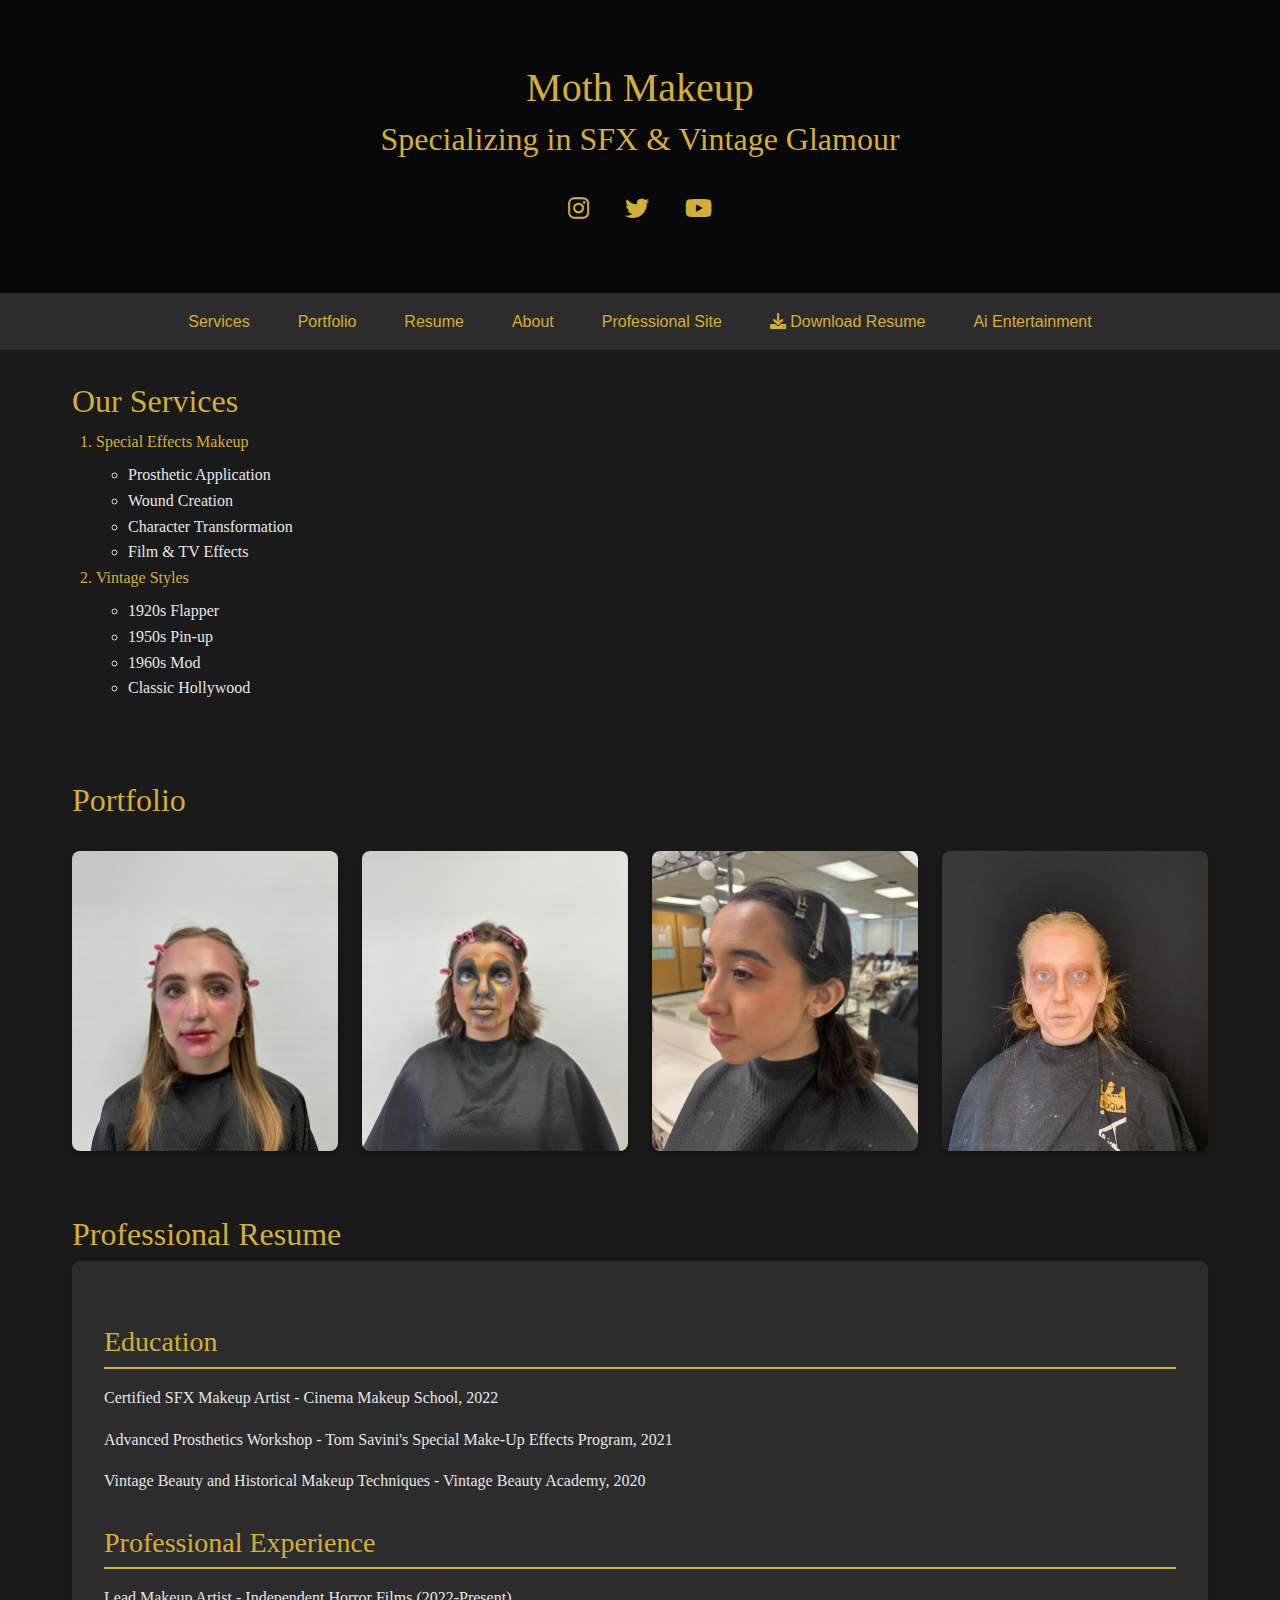
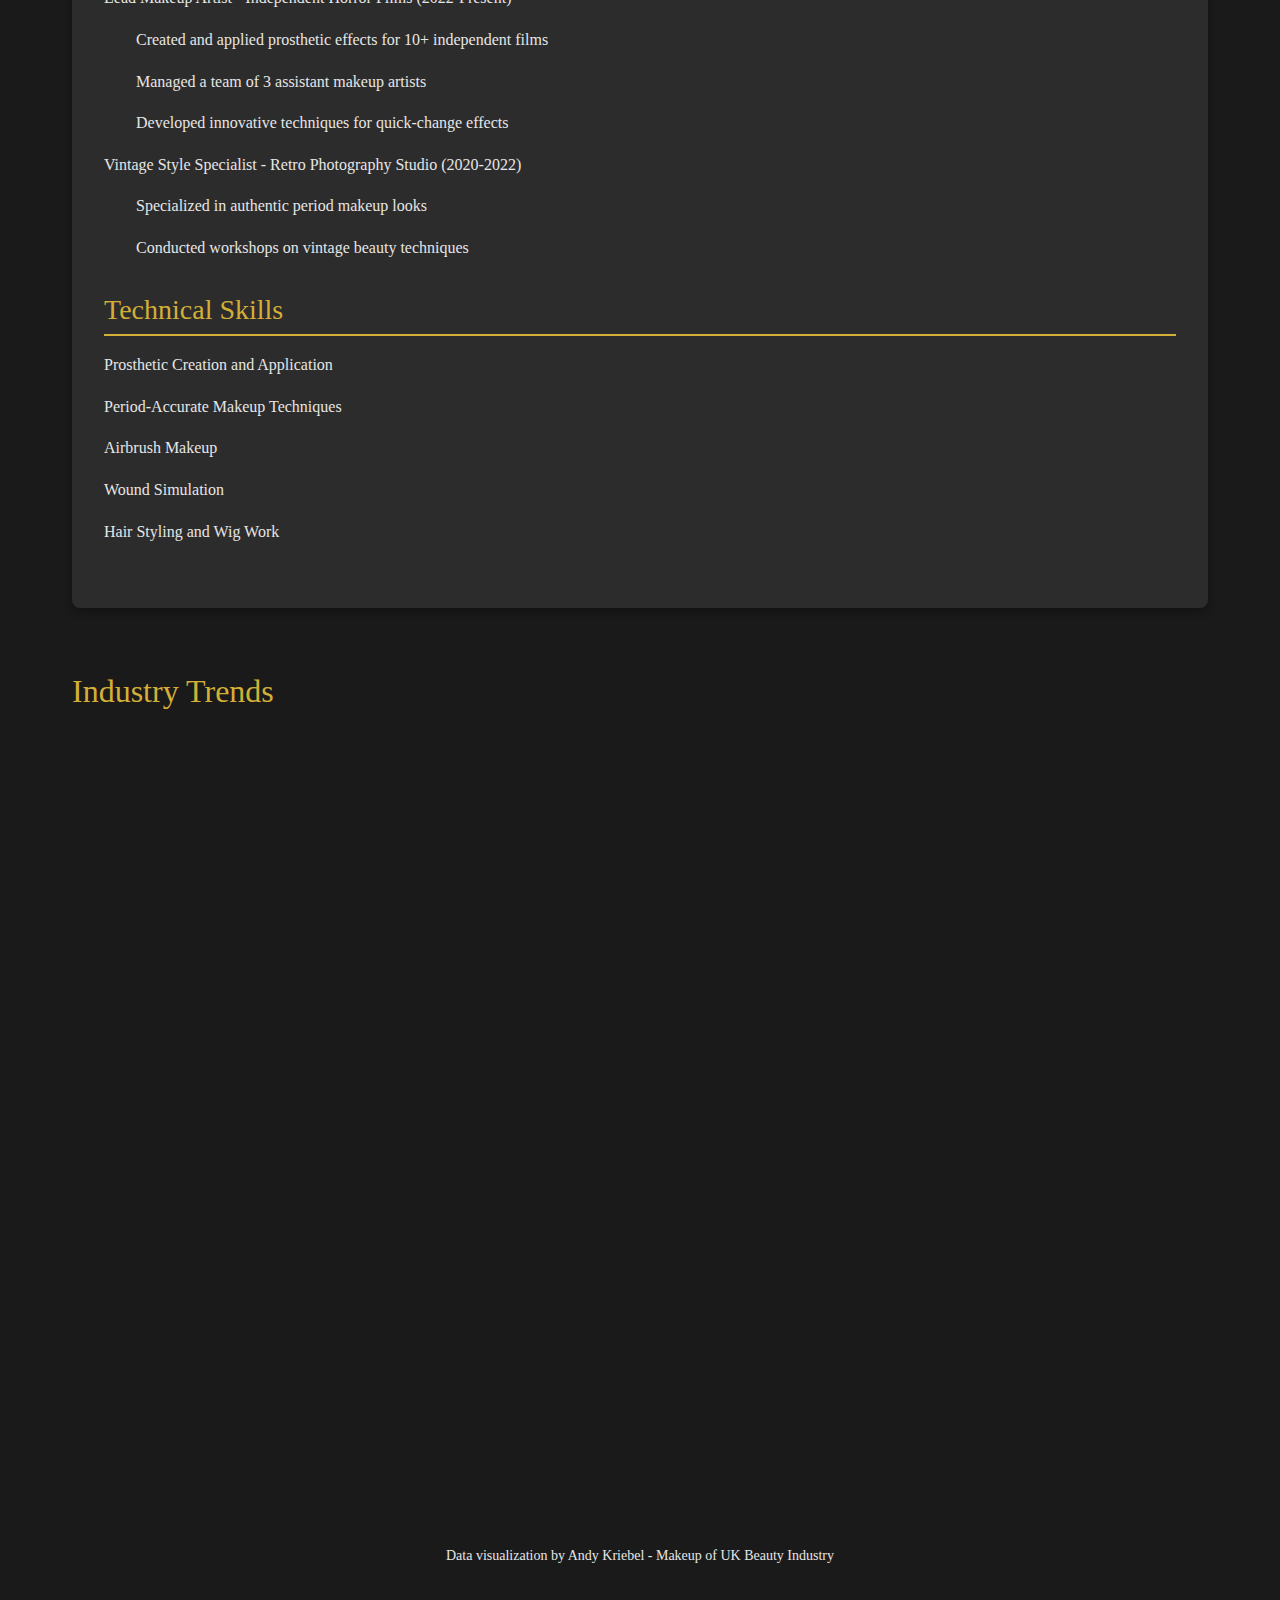
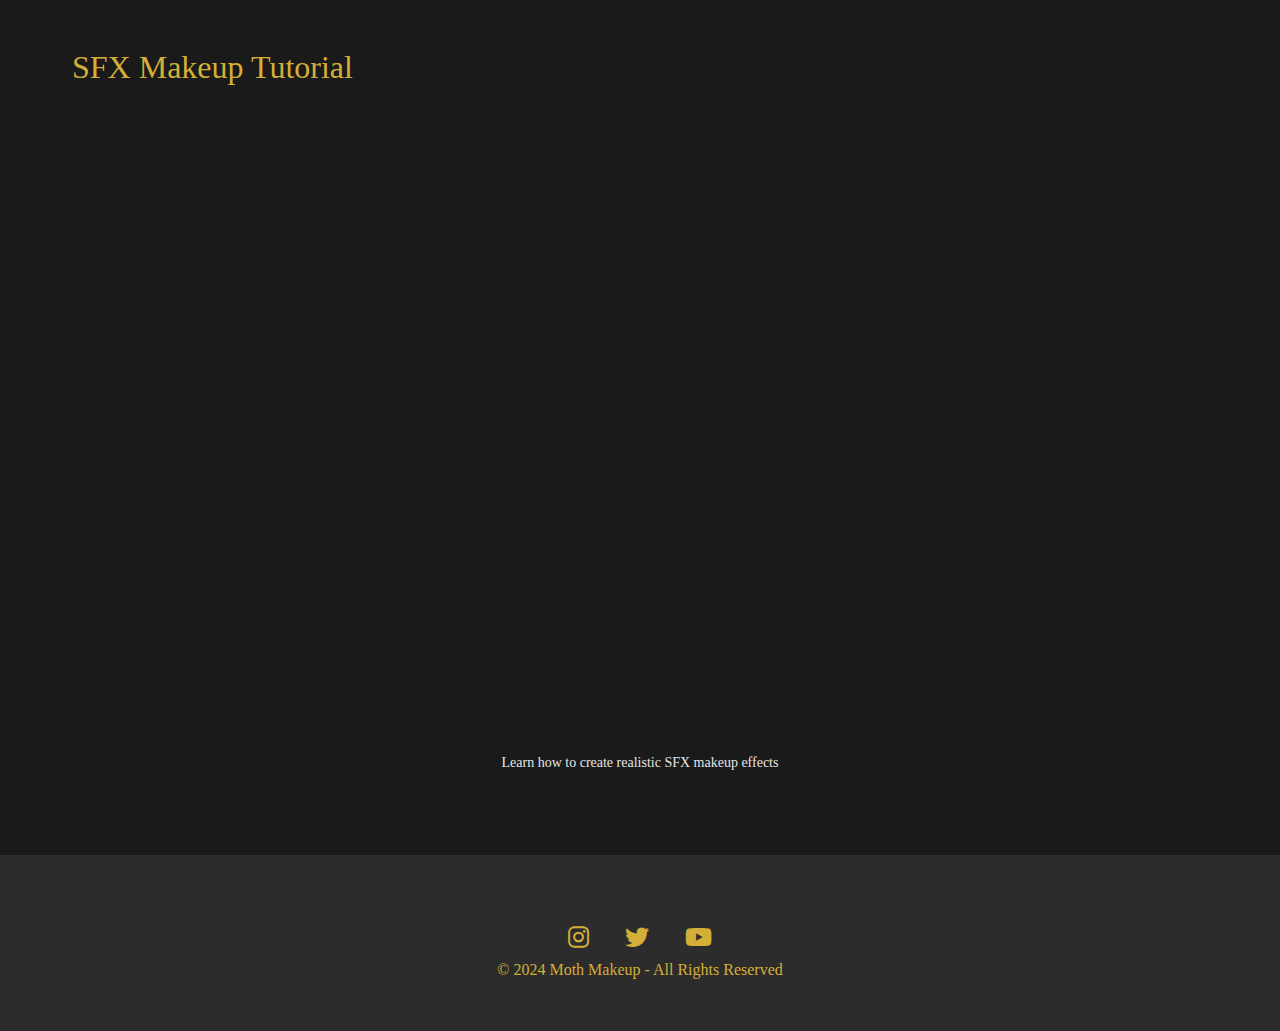
<file: index.html>
<!DOCTYPE html>
<html lang="en">
<head>
    <meta charset="UTF-8">
    <meta name="viewport" content="width=device-width, initial-scale=1.0">
    <meta name="description" content="Professional SFX & Vintage Makeup Artistry by Sarah Moth - Specializing in special effects and period-accurate makeup techniques">
    <meta name="keywords" content="SFX makeup, vintage makeup, special effects, prosthetics, makeup artist">
    <title>Moth Makeup - SFX & Vintage Makeup Artistry</title>
    
    <!-- Preload critical CSS -->
    <link rel="preload" href="https://cdn.jsdelivr.net/npm/bootstrap@5.3.0/dist/css/bootstrap.min.css" as="style">
    <link rel="preload" href="moth_style.css" as="style">
    
    <!-- CSS -->
    <link href="https://cdn.jsdelivr.net/npm/bootstrap@5.3.0/dist/css/bootstrap.min.css" rel="stylesheet">
    <link rel="stylesheet" href="moth_style.css">
    <!-- Load Font Awesome asynchronously -->
    <link rel="preload" href="https://cdnjs.cloudflare.com/ajax/libs/font-awesome/6.0.0/css/all.min.css" as="style" onload="this.onload=null;this.rel='stylesheet'">
    <noscript><link rel="stylesheet" href="https://cdnjs.cloudflare.com/ajax/libs/font-awesome/6.0.0/css/all.min.css"></noscript>
</head>
<body>
    <div class="header">
        <h1>Moth Makeup</h1>
        <h2>Specializing in SFX & Vintage Glamour</h2>
        <div class="social-links">
            <a href="https://www.instagram.com/mothmakeups" target="_blank" rel="noopener noreferrer" aria-label="Instagram"><i class="fab fa-instagram"></i></a>
            <a href="https://x.com/mothmakeups" target="_blank" rel="noopener noreferrer" aria-label="Twitter"><i class="fab fa-twitter"></i></a>
            <a href="https://www.youtube.com/@MothMakeups" target="_blank" rel="noopener noreferrer" aria-label="YouTube"><i class="fab fa-youtube"></i></a>
        </div>
    </div>

    <nav class="navbar navbar-expand-lg navigation sticky-top">
        <div class="container-fluid">
            <button class="navbar-toggler" type="button" data-bs-toggle="collapse" data-bs-target="#navbarNav" aria-label="Toggle navigation">
                <span class="navbar-toggler-icon"></span>
            </button>
            <div class="collapse navbar-collapse" id="navbarNav">
                <ul class="navbar-nav mx-auto">
                    <li class="nav-item"><a class="nav-link" href="#services">Services</a></li>
                    <li class="nav-item"><a class="nav-link" href="#portfolio">Portfolio</a></li>
                    <li class="nav-item"><a class="nav-link" href="#resume">Resume</a></li>
                    <li class="nav-item"><a class="nav-link" href="#visualization">About</a></li>
                    <li class="nav-item"><a class="nav-link" href="index.html">Professional Site</a></li>
                    <li class="nav-item"><a class="nav-link" href="Resume_ Juliana Raia.pdf" target="_blank" download><i class="fas fa-download"></i> Download Resume</a></li>
                    <li class="nav-item"><a class="nav-link" href="ai_entertainment.html" target="_blank"></i>Ai Entertainment</a></li>

                </ul>
            </div>
        </div>
    </nav>

    <main class="main-content container">
        <section id="services" class="row">
            <div class="col-12">
                <h2>Our Services</h2>
                <ol class="services-list">
                    <li>Special Effects Makeup
                        <ul>
                            <li>Prosthetic Application</li>
                            <li>Wound Creation</li>
                            <li>Character Transformation</li>
                            <li>Film & TV Effects</li>
                        </ul>
                    </li>
                    <li>Vintage Styles
                        <ul>
                            <li>1920s Flapper</li>
                            <li>1950s Pin-up</li>
                            <li>1960s Mod</li>
                            <li>Classic Hollywood</li>
                        </ul>
                    </li>
                </ol>
            </div>
        </section>

        <section id="portfolio" class="row">
            <div class="col-12">
                <h2>Portfolio</h2>
                <div class="portfolio-grid">
                    <img src="./image.jpeg" 
                         srcset="./image.jpeg?auto=format&q=80&w=400 400w,
                                 ./image.jpeg?auto=format&q=80&w=800 800w"
                         sizes="(max-width: 600px) 400px, 800px"
                         alt="Halloween SFX Makeup" 
                         class="img-fluid"
                         loading="lazy">
                    <img src="./image1.jpeg" alt="Vintage Glamour Look" 
                         srcset="./image1.jpeg?auto=format&q=80&w=400 400w,
                                 ./image1.jpeg?auto=format&q=80&w=800 800w"
                         sizes="(max-width: 600px) 400px, 800px"
                         class="img-fluid"
                         loading="lazy">
                    <img src="./image2.jpeg" alt="Gothic SFX Creation"
                         srcset="./image2.jpeg?auto=format&q=80&w=400 400w,
                                 ./image2.jpeg?auto=format&q=80&w=800 800w"
                         sizes="(max-width: 600px) 400px, 800px"
                         class="img-fluid"
                         loading="lazy">
                    <img src="./image3.jpeg" alt="Classic Hollywood Style"
                         srcset="./image3.jpeg?auto=format&q=80&w=400 400w,
                                 ./image3.jpeg?auto=format&q=80&w=800 800w"
                         sizes="(max-width: 600px) 400px, 800px"
                         class="img-fluid"
                         loading="lazy">
                </div>
            </div>
        </section>

        <section id="resume" class="row">
            <div class="col-12">
                <h2>Professional Resume</h2>
                <div class="resume-content">
                    <div class="education">
                        <h3>Education</h3>
                        <ul>
                            <li>Certified SFX Makeup Artist - Cinema Makeup School, 2022</li>
                            <li>Advanced Prosthetics Workshop - Tom Savini's Special Make-Up Effects Program, 2021</li>
                            <li>Vintage Beauty and Historical Makeup Techniques - Vintage Beauty Academy, 2020</li>
                        </ul>
                    </div>
                    <div class="experience">
                        <h3>Professional Experience</h3>
                        <ul>
                            <li>Lead Makeup Artist - Independent Horror Films (2022-Present)
                                <ul>
                                    <li>Created and applied prosthetic effects for 10+ independent films</li>
                                    <li>Managed a team of 3 assistant makeup artists</li>
                                    <li>Developed innovative techniques for quick-change effects</li>
                                </ul>
                            </li>
                            <li>Vintage Style Specialist - Retro Photography Studio (2020-2022)
                                <ul>
                                    <li>Specialized in authentic period makeup looks</li>
                                    <li>Conducted workshops on vintage beauty techniques</li>
                                </ul>
                            </li>
                        </ul>
                    </div>
                    <div class="skills">
                        <h3>Technical Skills</h3>
                        <ul>
                            <li>Prosthetic Creation and Application</li>
                            <li>Period-Accurate Makeup Techniques</li>
                            <li>Airbrush Makeup</li>
                            <li>Wound Simulation</li>
                            <li>Hair Styling and Wig Work</li>
                        </ul>
                    </div>
                </div>
            </div>
        </section>

        <section id="visualization" class="row">
            <div class="col-12">
                <h2>Industry Trends</h2>
                <div class='tableauPlaceholder'>
                    <iframe src="https://public.tableau.com/views/MakeupofUKBeauty/Makeup?:language=en-US&:display_count=n&:origin=viz_share_link&:showVizHome=no&:embed=true"
                        width="100%" 
                        height="800" 
                        frameborder="0" 
                        loading="lazy"
                        title="Makeup Industry Trends"
                        allowfullscreen="true">
                    </iframe>
                </div>
                <p class="text-center mt-3">
                    <small>Data visualization by Andy Kriebel - Makeup of UK Beauty Industry</small>
                </p>
            </div>
        </section>

        <section id="demo" class="row">
            <div class="col-12">
                <h2>SFX Makeup Tutorial</h2>
                <div class="video-container">
                    <iframe 
                        width="560" 
                        height="315" 
                        src="https://www.youtube.com/embed/faP8dp7XQIQ" 
                        title="Professional SFX Makeup Tutorial"
                        loading="lazy"
                        frameborder="0" 
                        allow="accelerometer; autoplay; clipboard-write; encrypted-media; gyroscope; picture-in-picture" 
                        allowfullscreen>
                    </iframe>
                </div>
                <p class="text-center mt-3">
                    <small>Learn how to create realistic SFX makeup effects</small>
                </p>
            </div>
        </section>
    </main>

    <footer class="text-center">
        <div class="social-links">
            <a href="https://www.instagram.com/mothmakeups" target="_blank" rel="noopener noreferrer" aria-label="Instagram"><i class="fab fa-instagram"></i></a>
            <a href="https://x.com/mothmakeups" target="_blank" rel="noopener noreferrer" aria-label="Twitter"><i class="fab fa-twitter"></i></a>
            <a href="https://www.youtube.com/@MothMakeups" target="_blank" rel="noopener noreferrer" aria-label="YouTube"><i class="fab fa-youtube"></i></a>
        </div>
        <p>© 2024 Moth Makeup - All Rights Reserved</p>
    </footer>

    <!-- Defer non-critical JavaScript -->
    <script src="https://cdn.jsdelivr.net/npm/bootstrap@5.3.0/dist/js/bootstrap.bundle.min.js" defer></script>
</body>
</html>
</file>
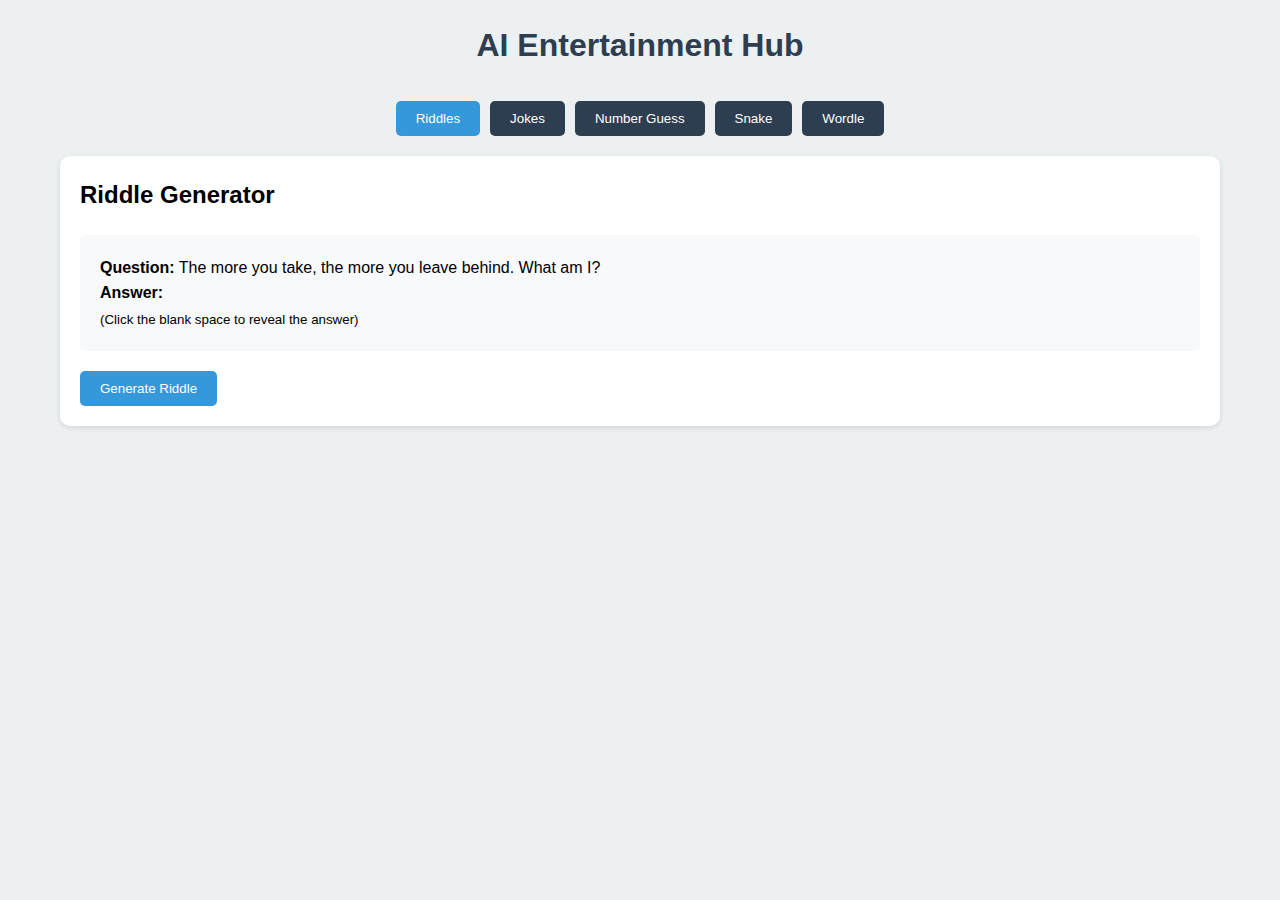
<file: ai_entertainment.html>
<!DOCTYPE html>
<html lang="en">
<head>
    <meta charset="UTF-8">
    <meta name="viewport" content="width=device-width, initial-scale=1.0">
    <title>AI Entertainment Hub</title>
    <style>
        :root {
            --primary-color: #2c3e50;
            --secondary-color: #3498db;
            --accent-color: #e74c3c;
            --background-color: #ecf0f1;
        }

        * {
            box-sizing: border-box;
            margin: 0;
            padding: 0;
        }

        body {
            font-family: 'Segoe UI', Tahoma, Geneva, Verdana, sans-serif;
            background-color: var(--background-color);
            line-height: 1.6;
        }

        .container {
            max-width: 1200px;
            margin: 0 auto;
            padding: 20px;
        }

        .header {
            text-align: center;
            margin-bottom: 30px;
            color: var(--primary-color);
        }

        .tabs {
            display: flex;
            justify-content: center;
            margin-bottom: 20px;
        }

        .tab-button {
            padding: 10px 20px;
            margin: 0 5px;
            border: none;
            background-color: var(--primary-color);
            color: white;
            cursor: pointer;
            border-radius: 5px;
            transition: background-color 0.3s;
        }

        .tab-button:hover {
            background-color: var(--secondary-color);
        }

        .tab-button.active {
            background-color: var(--secondary-color);
        }

        .content-section {
            display: none;
            background-color: white;
            padding: 20px;
            border-radius: 10px;
            box-shadow: 0 2px 5px rgba(0, 0, 0, 0.1);
        }

        .content-section.active {
            display: block;
        }

        /* Riddle and Joke Styles */
        .output-box {
            margin: 20px 0;
            padding: 20px;
            background-color: #f8f9fa;
            border-radius: 5px;
            min-height: 100px;
        }

        .button-primary {
            padding: 10px 20px;
            background-color: var(--secondary-color);
            color: white;
            border: none;
            border-radius: 5px;
            cursor: pointer;
            transition: background-color 0.3s;
        }

        .button-primary:hover {
            background-color: #2980b9;
        }

        /* Number Guessing Game Styles */
        .guess-input {
            padding: 10px;
            margin: 10px 0;
            width: 100%;
            max-width: 200px;
        }

        /* Snake Game Styles */
        #gameCanvas {
            border: 2px solid var(--primary-color);
            background-color: #fff;
        }

        /* Wordle Styles */
        .wordle-grid {
            display: grid;
            grid-template-columns: repeat(5, 1fr);
            gap: 5px;
            max-width: 350px;
            margin: 20px auto;
        }

        .wordle-cell {
            aspect-ratio: 1;
            border: 2px solid #ccc;
            display: flex;
            align-items: center;
            justify-content: center;
            font-size: 1.5rem;
            text-transform: uppercase;
        }

        .keyboard {
            display: grid;
            grid-template-columns: repeat(10, 1fr);
            gap: 5px;
            max-width: 500px;
            margin: 20px auto;
        }

        .key {
            padding: 10px;
            background-color: #d3d6da;
            border: none;
            border-radius: 4px;
            cursor: pointer;
        }

        .correct {
            background-color: #6aaa64;
            color: white;
        }

        .present {
            background-color: #c9b458;
            color: white;
        }

        .absent {
            background-color: #787c7e;
            color: white;
        }
    </style>
</head>
<body>
    <div class="container">
        <div class="header">
            <h1>AI Entertainment Hub</h1>
        </div>

        <div class="tabs">
            <button class="tab-button active" data-tab="riddles">Riddles</button>
            <button class="tab-button" data-tab="jokes">Jokes</button>
            <button class="tab-button" data-tab="number-guess">Number Guess</button>
            <button class="tab-button" data-tab="snake">Snake</button>
            <button class="tab-button" data-tab="wordle">Wordle</button>
        </div>

        <!-- Riddles Section -->
        <div id="riddles" class="content-section active">
            <h2>Riddle Generator</h2>
            <div class="output-box" id="riddle-output"></div>
            <button class="button-primary" onclick="generateRiddle()">Generate Riddle</button>
        </div>

        <!-- Jokes Section -->
        <div id="jokes" class="content-section">
            <h2>Joke Generator</h2>
            <div class="output-box" id="joke-output"></div>
            <button class="button-primary" onclick="generateJoke()">Generate Joke</button>
        </div>

        <!-- Number Guessing Game Section -->
        <div id="number-guess" class="content-section">
            <h2>Number Guessing Game</h2>
            <p>Guess a number between 1 and 100:</p>
            <input type="number" class="guess-input" id="guess-input">
            <button class="button-primary" onclick="checkGuess()">Submit Guess</button>
            <div class="output-box" id="guess-output"></div>
        </div>

        <!-- Snake Game Section -->
        <div id="snake" class="content-section">
            <h2>Snake Game</h2>
            <canvas id="gameCanvas" width="400" height="400"></canvas>
            <button class="button-primary" onclick="startSnakeGame()">Start Game</button>
        </div>

        <!-- Wordle Section -->
        <div id="wordle" class="content-section">
            <h2>Wordle Clone</h2>
            <div class="wordle-grid" id="wordle-grid"></div>
            <div class="keyboard" id="keyboard"></div>
        </div>
    </div>

    <script>
        // Tab Switching Logic
        document.querySelectorAll('.tab-button').forEach(button => {
            button.addEventListener('click', () => {
                document.querySelectorAll('.tab-button').forEach(btn => btn.classList.remove('active'));
                document.querySelectorAll('.content-section').forEach(section => section.classList.remove('active'));
                
                button.classList.add('active');
                document.getElementById(button.dataset.tab).classList.add('active');

                if (button.dataset.tab === 'snake') {
                    startSnakeGame();
                }
            });
        });

        // Riddle Generator
        const riddles = [
            { question: "I speak without a mouth and hear without ears. I have no body, but I come alive with wind. What am I?", answer: "An echo" },
            { question: "What has keys, but no locks; space, but no room; and you can enter, but not go in?", answer: "A keyboard" },
            { question: "The more you take, the more you leave behind. What am I?", answer: "Footsteps" },
            { question: "What has a head and a tail that will never meet?", answer: "A coin" },
            { question: "What has cities, but no houses; forests, but no trees; and rivers, but no water?", answer: "A map" }
        ];

        function generateRiddle() {
            const riddle = riddles[Math.floor(Math.random() * riddles.length)];
            const output = document.getElementById('riddle-output');
            output.innerHTML = `
                <p><strong>Question:</strong> ${riddle.question}</p>
                <p><strong>Answer:</strong> <span style="color: transparent" onclick="this.style.color='inherit'">${riddle.answer}</span></p>
                <small>(Click the blank space to reveal the answer)</small>
            `;
        }

        // Joke Generator
        const jokes = [
            { setup: "Why don't programmers like nature?", punchline: "It has too many bugs!" },
            { setup: "What do you call a bear with no teeth?", punchline: "A gummy bear!" },
            { setup: "Why did the scarecrow win an award?", punchline: "Because he was outstanding in his field!" },
            { setup: "What do you call a fish wearing a bowtie?", punchline: "So-fish-ticated!" },
            { setup: "What did the grape say when it got stepped on?", punchline: "Nothing, it just let out a little wine!" }
        ];

        function generateJoke() {
            const joke = jokes[Math.floor(Math.random() * jokes.length)];
            const output = document.getElementById('joke-output');
            output.innerHTML = `
                <p><strong>Setup:</strong> ${joke.setup}</p>
                <p><strong>Punchline:</strong> <span style="color: transparent" onclick="this.style.color='inherit'">${joke.punchline}</span></p>
                <small>(Click the blank space to reveal the punchline)</small>
            `;
        }

        // Number Guessing Game
        let targetNumber = Math.floor(Math.random() * 100) + 1;
        let attempts = 0;

        function checkGuess() {
            const guess = parseInt(document.getElementById('guess-input').value);
            const output = document.getElementById('guess-output');
            attempts++;

            if (isNaN(guess)) {
                output.textContent = "Please enter a valid number!";
                return;
            }

            if (guess === targetNumber) {
                output.textContent = `Congratulations! You found the number in ${attempts} attempts!`;
                targetNumber = Math.floor(Math.random() * 100) + 1;
                attempts = 0;
            } else if (guess < targetNumber) {
                output.textContent = "Too low! Try again.";
            } else {
                output.textContent = "Too high! Try again.";
            }
        }

        // Snake Game
        let snake = [];
        let food = {};
        let direction = 'right';
        let gameLoop = null;
        const canvas = document.getElementById('gameCanvas');
        const ctx = canvas.getContext('2d');
        const gridSize = 20;
        const gridWidth = canvas.width / gridSize;
        const gridHeight = canvas.height / gridSize;

        function startSnakeGame() {
            if (gameLoop) clearInterval(gameLoop);
            
            snake = [
                {x: 5, y: 5},
                {x: 4, y: 5},
                {x: 3, y: 5}
            ];
            
            direction = 'right';
            generateFood();
            gameLoop = setInterval(updateGame, 100);
        }

        function generateFood() {
            food = {
                x: Math.floor(Math.random() * gridWidth),
                y: Math.floor(Math.random() * gridHeight)
            };
        }

        function updateGame() {
            const head = {x: snake[0].x, y: snake[0].y};

            switch(direction) {
                case 'up': head.y--; break;
                case 'down': head.y++; break;
                case 'left': head.x--; break;
                case 'right': head.x++; break;
            }

            if (head.x < 0 || head.x >= gridWidth || 
                head.y < 0 || head.y >= gridHeight || 
                snake.some(segment => segment.x === head.x && segment.y === head.y)) {
                clearInterval(gameLoop);
                alert('Game Over!');
                return;
            }

            snake.unshift(head);

            if (head.x === food.x && head.y === food.y) {
                generateFood();
            } else {
                snake.pop();
            }

            // Draw
            ctx.clearRect(0, 0, canvas.width, canvas.height);
            
            // Draw snake
            ctx.fillStyle = '#3498db';
            snake.forEach(segment => {
                ctx.fillRect(segment.x * gridSize, segment.y * gridSize, gridSize - 1, gridSize - 1);
            });

            // Draw food
            ctx.fillStyle = '#e74c3c';
            ctx.fillRect(food.x * gridSize, food.y * gridSize, gridSize - 1, gridSize - 1);
        }

        document.addEventListener('keydown', (e) => {
            switch(e.key) {
                case 'ArrowUp': if (direction !== 'down') direction = 'up'; break;
                case 'ArrowDown': if (direction !== 'up') direction = 'down'; break;
                case 'ArrowLeft': if (direction !== 'right') direction = 'left'; break;
                case 'ArrowRight': if (direction !== 'left') direction = 'right'; break;
            }
        });

        // Wordle Clone
        const WORD_LENGTH = 5;
        const MAX_GUESSES = 6;
        let targetWord = '';
        let currentGuess = '';
        let guesses = [];
        let currentRow = 0;

        const wordList = [
            'APPLE', 'BEACH', 'CHAIR', 'DANCE', 'EAGLE', 'FLAME',
            'GRAPE', 'HOUSE', 'IMAGE', 'JUICE', 'KNIFE', 'LEMON'
        ];

        function initializeWordle() {
            const grid = document.getElementById('wordle-grid');
            grid.innerHTML = '';
            
            // Create grid cells
            for (let i = 0; i < MAX_GUESSES; i++) {
                for (let j = 0; j < WORD_LENGTH; j++) {
                    const cell = document.createElement('div');
                    cell.classList.add('wordle-cell');
                    grid.appendChild(cell);
                }
            }

            // Create keyboard
            const keyboard = document.getElementById('keyboard');
            keyboard.innerHTML = '';
            'QWERTYUIOPASDFGHJKLZXCVBNM'.split('').forEach(letter => {
                const key = document.createElement('button');
                key.textContent = letter;
                key.classList.add('key');
                key.onclick = () => handleKeyPress(letter);
                keyboard.appendChild(key);
            });

            // Add backspace and enter keys
            const backspace = document.createElement('button');
            backspace.textContent = '←';
            backspace.classList.add('key');
            backspace.onclick = () => handleKeyPress('Backspace');
            keyboard.appendChild(backspace);

            const enter = document.createElement('button');
            enter.textContent = 'Enter';
            enter.classList.add('key');
            enter.onclick = () => handleKeyPress('Enter');
            keyboard.appendChild(enter);

            // Initialize game
            targetWord = wordList[Math.floor(Math.random() * wordList.length)];
            currentGuess = '';
            guesses = [];
            currentRow = 0;
            updateDisplay();
        }

        function handleKeyPress(key) {
            if (currentRow >= MAX_GUESSES) return;

            if (key === 'Backspace') {
                currentGuess = currentGuess.slice(0, -1);
            } else if (key === 'Enter' && currentGuess.length === WORD_LENGTH) {
                submitGuess();
            } else if (key.length === 1 && currentGuess.length < WORD_LENGTH) {
                currentGuess += key;
            }

            updateDisplay();
        }

        function submitGuess() {
            if (currentGuess.length !== WORD_LENGTH) return;

            guesses.push(currentGuess);
            
            // Check if won
            if (currentGuess === targetWord) {
                alert('Congratulations! You won!');
                return;
            }

            // Check if lost
            if (currentRow === MAX_GUESSES - 1) {
                alert(`Game Over! The word was ${targetWord}`);
                return;
            }

            currentRow++;
            currentGuess = '';
            updateDisplay();
        }

        function updateDisplay() {
            const cells = document.querySelectorAll('.wordle-cell');
            
            // Update previous guesses
            guesses.forEach((guess, row) => {
                for (let i = 0; i < WORD_LENGTH; i++) {
                    const cell = cells[row * WORD_LENGTH + i];
                    cell.textContent = guess[i];
                    
                    if (guess[i] === targetWord[i]) {
                        cell.classList.add('correct');
                    } else if (targetWord.includes(guess[i])) {
                        cell.classList.add('present');
                    } else {
                        cell.classList.add('absent');
                    }
                }
            });

            // Update current guess
            for (let i = 0; i < WORD_LENGTH; i++) {
                const cell = cells[currentRow * WORD_LENGTH + i];
                cell.textContent = currentGuess[i] || '';
            }
        }

        // Initialize Wordle when the tab is selected
        document.querySelector('[data-tab="wordle"]').addEventListener('click', initializeWordle);

        // Initialize the first riddle
        generateRiddle();
    </script>
</body>
</html>
</file>
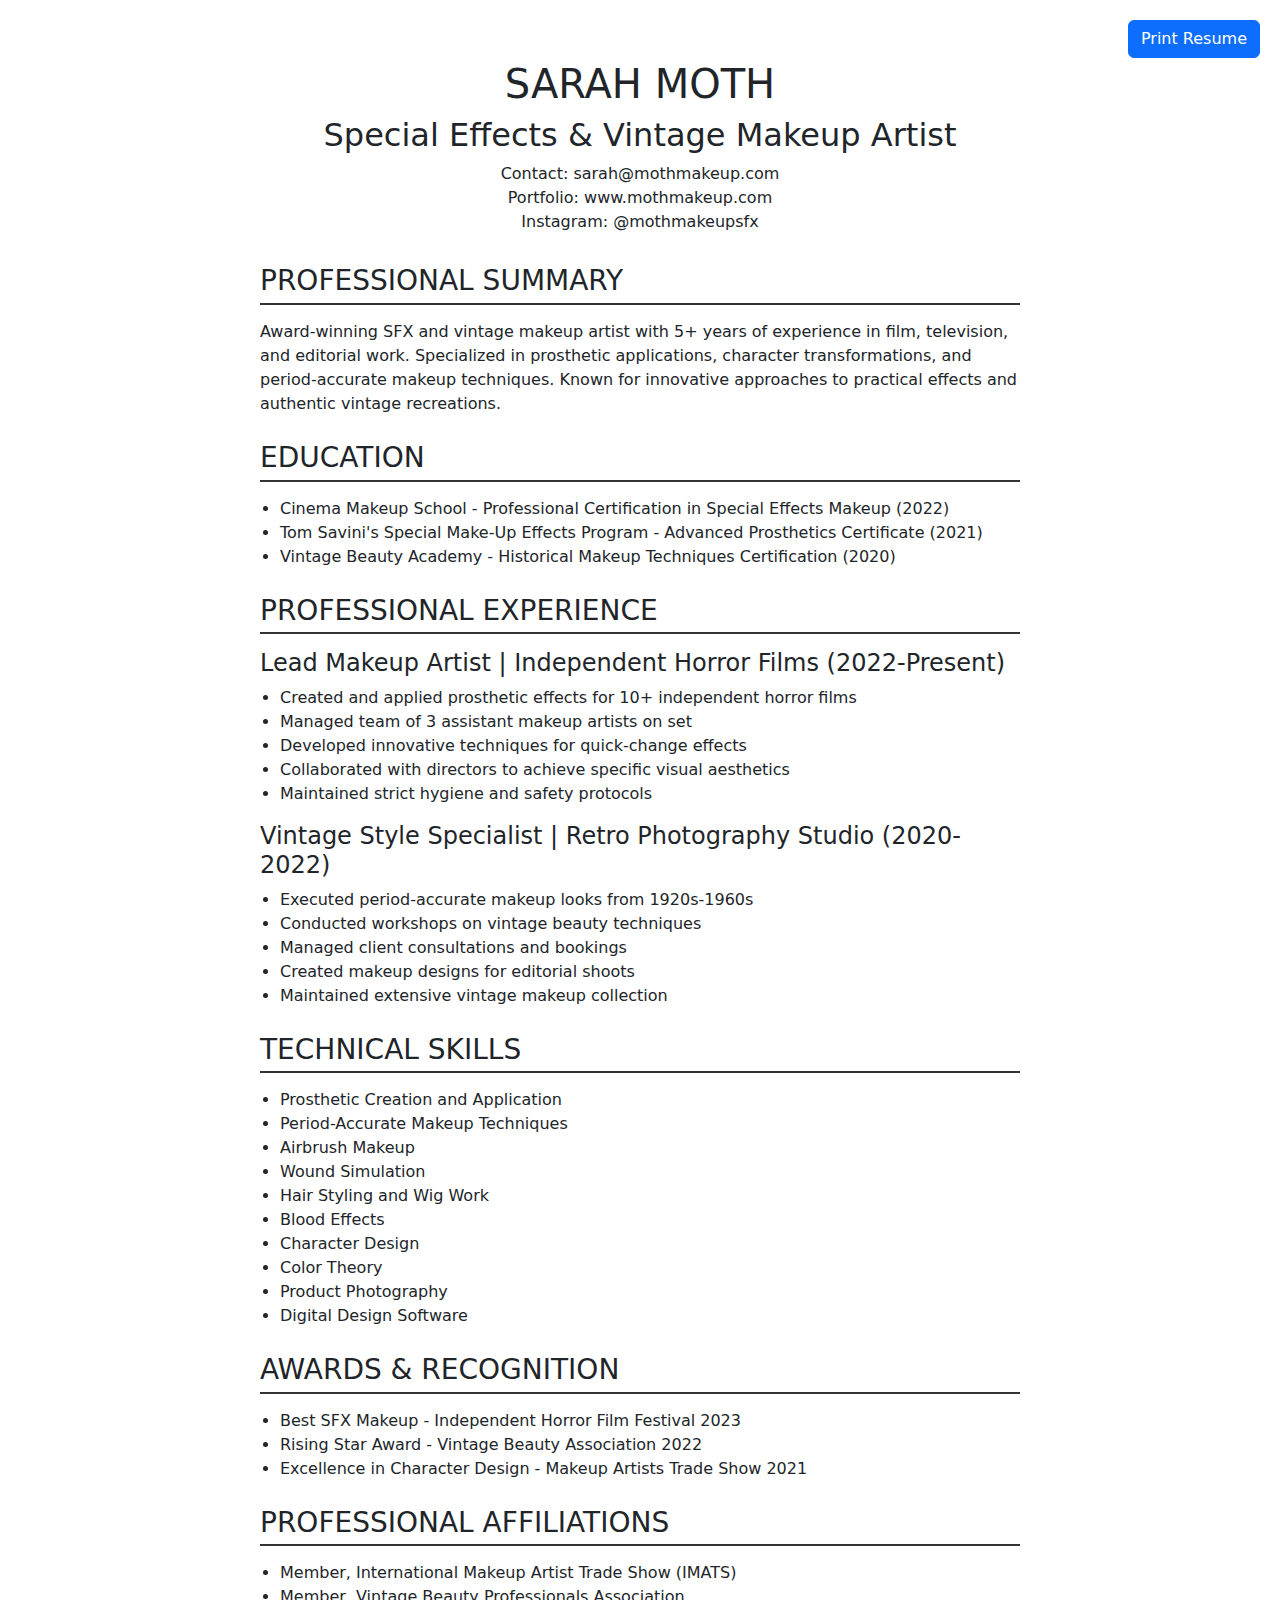
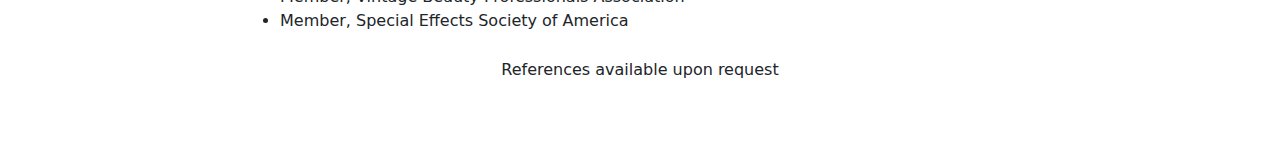
<file: resume.html>
<!DOCTYPE html>
<html lang="en">
<head>
    <meta charset="UTF-8">
    <meta name="viewport" content="width=device-width, initial-scale=1.0">
    <title>Sarah Moth - Resume</title>
    <link href="https://cdn.jsdelivr.net/npm/bootstrap@5.3.0/dist/css/bootstrap.min.css" rel="stylesheet">
    <style>
        @media print {
            .no-print {
                display: none;
            }
            body {
                font-size: 12pt;
            }
        }
        
        .resume-container {
            max-width: 800px;
            margin: 40px auto;
            padding: 20px;
        }
        
        .section {
            margin-bottom: 25px;
        }
        
        .section-title {
            border-bottom: 2px solid #333;
            margin-bottom: 15px;
            padding-bottom: 5px;
        }
        
        .contact-info {
            text-align: center;
            margin-bottom: 30px;
        }
        
        .print-button {
            position: fixed;
            top: 20px;
            right: 20px;
        }
        
        ul {
            padding-left: 20px;
        }
    </style>
</head>
<body>
    <button onclick="window.print()" class="btn btn-primary print-button no-print">Print Resume</button>
    
    <div class="resume-container">
        <div class="contact-info">
            <h1>SARAH MOTH</h1>
            <h2>Special Effects & Vintage Makeup Artist</h2>
            <p>
                Contact: sarah@mothmakeup.com<br>
                Portfolio: www.mothmakeup.com<br>
                Instagram: @mothmakeupsfx
            </p>
        </div>

        <div class="section">
            <h3 class="section-title">PROFESSIONAL SUMMARY</h3>
            <p>Award-winning SFX and vintage makeup artist with 5+ years of experience in film, television, and editorial work. Specialized in prosthetic applications, character transformations, and period-accurate makeup techniques. Known for innovative approaches to practical effects and authentic vintage recreations.</p>
        </div>

        <div class="section">
            <h3 class="section-title">EDUCATION</h3>
            <ul>
                <li>Cinema Makeup School - Professional Certification in Special Effects Makeup (2022)</li>
                <li>Tom Savini's Special Make-Up Effects Program - Advanced Prosthetics Certificate (2021)</li>
                <li>Vintage Beauty Academy - Historical Makeup Techniques Certification (2020)</li>
            </ul>
        </div>

        <div class="section">
            <h3 class="section-title">PROFESSIONAL EXPERIENCE</h3>
            <h4>Lead Makeup Artist | Independent Horror Films (2022-Present)</h4>
            <ul>
                <li>Created and applied prosthetic effects for 10+ independent horror films</li>
                <li>Managed team of 3 assistant makeup artists on set</li>
                <li>Developed innovative techniques for quick-change effects</li>
                <li>Collaborated with directors to achieve specific visual aesthetics</li>
                <li>Maintained strict hygiene and safety protocols</li>
            </ul>

            <h4>Vintage Style Specialist | Retro Photography Studio (2020-2022)</h4>
            <ul>
                <li>Executed period-accurate makeup looks from 1920s-1960s</li>
                <li>Conducted workshops on vintage beauty techniques</li>
                <li>Managed client consultations and bookings</li>
                <li>Created makeup designs for editorial shoots</li>
                <li>Maintained extensive vintage makeup collection</li>
            </ul>
        </div>

        <div class="section">
            <h3 class="section-title">TECHNICAL SKILLS</h3>
            <ul>
                <li>Prosthetic Creation and Application</li>
                <li>Period-Accurate Makeup Techniques</li>
                <li>Airbrush Makeup</li>
                <li>Wound Simulation</li>
                <li>Hair Styling and Wig Work</li>
                <li>Blood Effects</li>
                <li>Character Design</li>
                <li>Color Theory</li>
                <li>Product Photography</li>
                <li>Digital Design Software</li>
            </ul>
        </div>

        <div class="section">
            <h3 class="section-title">AWARDS & RECOGNITION</h3>
            <ul>
                <li>Best SFX Makeup - Independent Horror Film Festival 2023</li>
                <li>Rising Star Award - Vintage Beauty Association 2022</li>
                <li>Excellence in Character Design - Makeup Artists Trade Show 2021</li>
            </ul>
        </div>

        <div class="section">
            <h3 class="section-title">PROFESSIONAL AFFILIATIONS</h3>
            <ul>
                <li>Member, International Makeup Artist Trade Show (IMATS)</li>
                <li>Member, Vintage Beauty Professionals Association</li>
                <li>Member, Special Effects Society of America</li>
            </ul>
        </div>

        <p class="text-center mt-4">References available upon request</p>
    </div>
</body>
</html>
</file>
<file: moth_style.css>
/* Custom styling for Moth Makeup */
body {
    background-color: #1a1a1a;
    color: #e6e6e6;
    font-family: 'Crimson Text', serif;
    margin: 0;
    padding: 0;
    line-height: 1.6;
}

.header {
    background: linear-gradient(rgba(0, 0, 0, 0.7), rgba(0, 0, 0, 0.7)), url('https://images.unsplash.com/photo-1604147706283-d7119b5b822c');
    background-size: cover;
    background-position: center;
    padding: 4rem 2rem;
    text-align: center;
    color: #d4af37;
    font-family: 'Playfair Display', serif;
}

.social-links {
    margin-top: 2rem;
}

.social-links a {
    color: #d4af37;
    font-size: 1.5rem;
    margin: 0 1rem;
    transition: color 0.3s ease;
}

.social-links a:hover {
    color: #ffffff;
}

.navbar {
    background-color: #2c2c2c !important;
}

.nav-link {
    color: #d4af37 !important;
    font-family: 'Montserrat', sans-serif;
    transition: color 0.3s ease;
    margin: 0 1rem;
}

.nav-link:hover {
    color: #ffffff !important;
}

.main-content {
    max-width: 1200px;
    margin: 2rem auto;
    padding: 0 2rem;
}

section {
    margin-bottom: 4rem;
}

h1, h2, h3 {
    color: #d4af37;
    font-family: 'Playfair Display', serif;
}

.portfolio-grid {
    display: grid;
    grid-template-columns: repeat(auto-fit, minmax(250px, 1fr));
    gap: 1.5rem;
    margin-top: 2rem;
}

.portfolio-grid img {
    width: 100%;
    height: 300px;
    object-fit: cover;
    border-radius: 8px;
    transition: transform 0.3s ease;
    box-shadow: 0 4px 8px rgba(0,0,0,0.3);
}

.portfolio-grid img:hover {
    transform: scale(1.05);
}

.video-container {
    position: relative;
    padding-bottom: 56.25%;
    height: 0;
    overflow: hidden;
    max-width: 100%;
}

.video-container iframe {
    position: absolute;
    top: 0;
    left: 0;
    width: 100%;
    height: 100%;
}

/* Resume Styling */
.resume-content {
    background-color: #2c2c2c;
    padding: 2rem;
    border-radius: 8px;
    box-shadow: 0 4px 8px rgba(0,0,0,0.3);
}

.resume-content h3 {
    border-bottom: 2px solid #d4af37;
    padding-bottom: 0.5rem;
    margin-top: 2rem;
}

.resume-content ul {
    list-style-type: none;
    padding-left: 0;
}

.resume-content ul ul {
    padding-left: 2rem;
    margin-top: 0.5rem;
}

.resume-content li {
    margin: 1rem 0;
}

.education, .experience, .skills {
    margin-bottom: 2rem;
}

footer {
    background-color: #2c2c2c;
    color: #d4af37;
    text-align: center;
    padding: 2rem;
    margin-top: 4rem;
}

/* List Styling */
.services-list {
    color: #d4af37;
    padding-left: 1.5rem;
}

.services-list ul {
    color: #e6e6e6;
    margin-top: 0.5rem;
}

.navbar-toggler-icon {
    background-image: url("data:image/svg+xml,%3csvg xmlns='http://www.w3.org/2000/svg' viewBox='0 0 30 30'%3e%3cpath stroke='rgba(255, 255, 255, 1)' stroke-linecap='round' stroke-miterlimit='10' stroke-width='2' d='M4 7h22M4 15h22M4 23h22'/%3e%3c/svg%3e") !important;
}

.navbar-toggler {
    border-color: rgba(255, 255, 255, 0.5) !important;
}

.navbar-toggler:focus {
    box-shadow: 0 0 0 0.25rem rgba(255, 255, 255, 0.25) !important;
}
</file>
